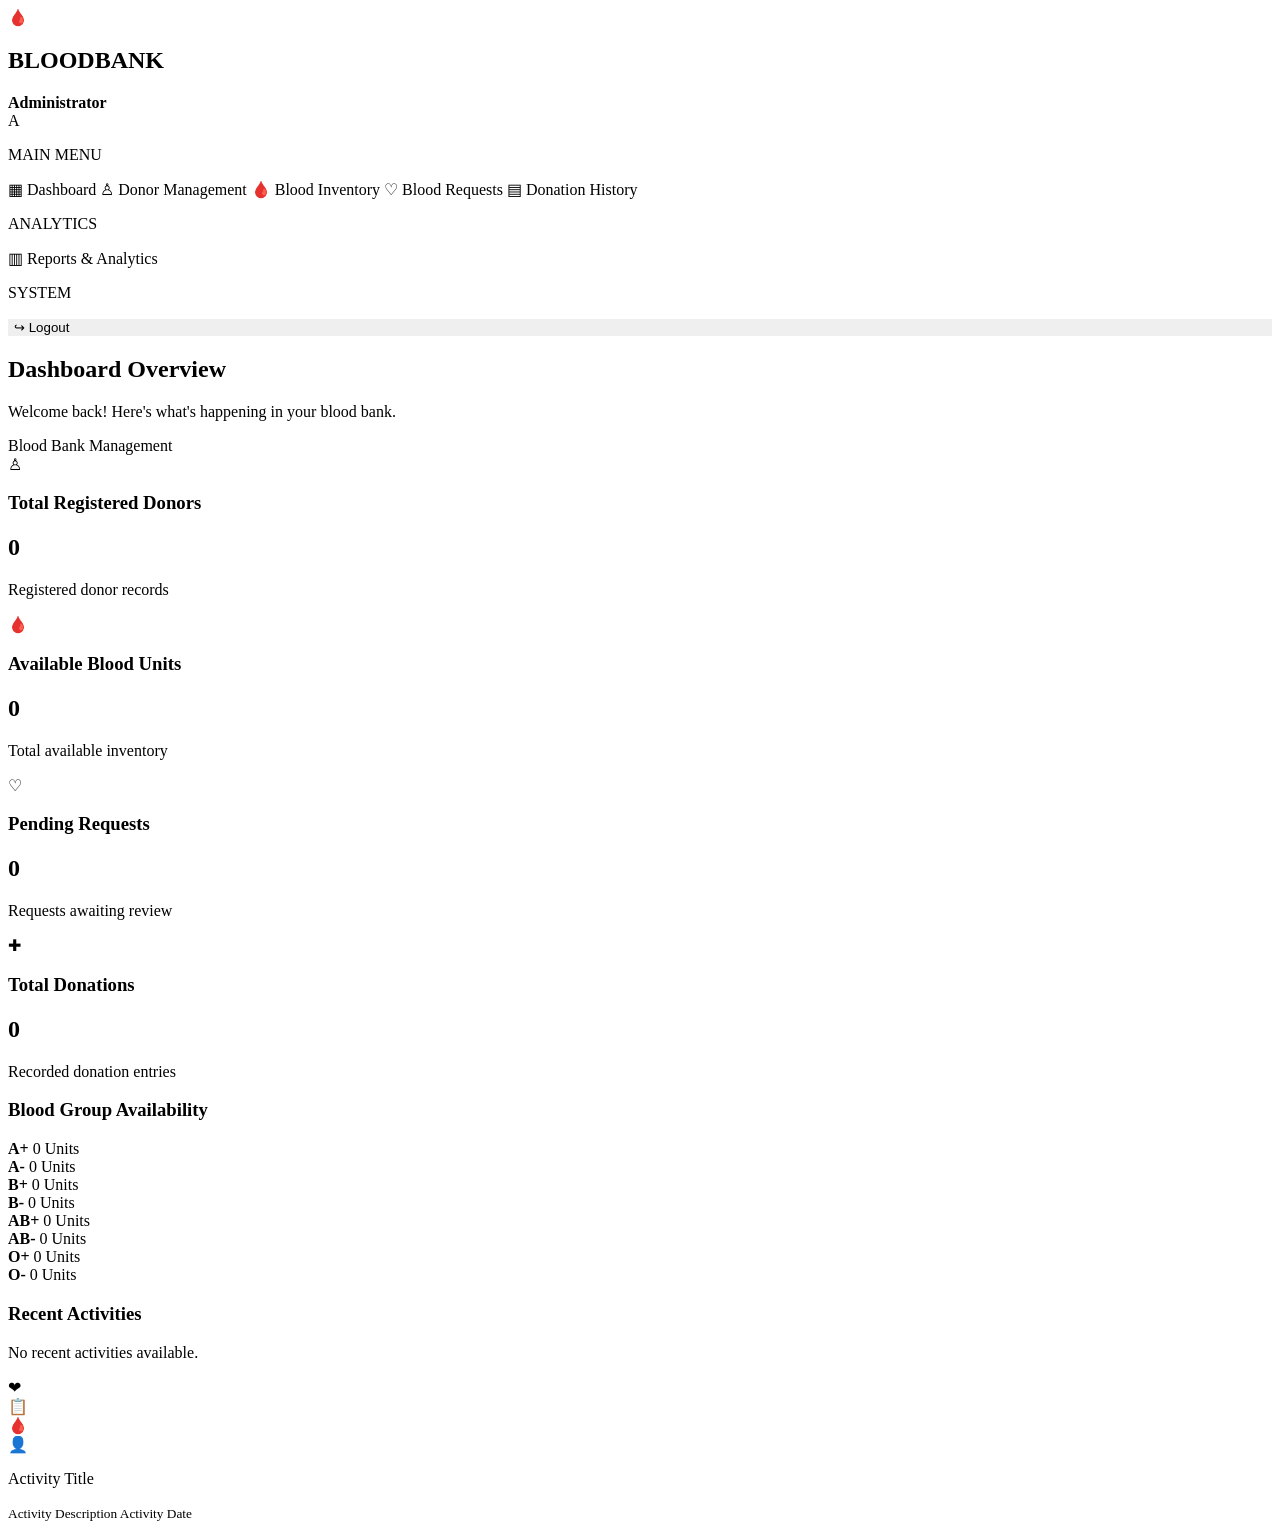
<file: src/main/resources/templates/index.html>
<!DOCTYPE html>
<html lang="en">
<head>
	<meta http-equiv="refresh" content="30">
    <meta charset="UTF-8">
    <meta name="viewport" content="width=device-width, initial-scale=1.0">
    <title>Blood Bank Management System</title>
	<link rel="stylesheet" th:href="@{/css/style.css}">
	
</head>


<body>

    <header class="header">

        <div class="logo">
            <div class="logo-icon">🩸</div>
            <h2>BLOOD<span>BANK</span></h2>
        </div>

        <div class="profile">
            <div>
                <strong>Administrator</strong>
            </div>
            <div class="avatar">A</div>
        </div>

    </header>

    <div class="layout">

        <aside class="sidebar">

            <p class="menu-title">MAIN MENU</p>

			<a th:href="@{/}" class="menu-item active">▦ Dashboard</a>
			<a th:href="@{/donors}" class="menu-item">♙ Donor Management</a>
			<a th:href="@{/inventory}" class="menu-item">🩸 Blood Inventory</a>
			<a th:href="@{/requests}" class="menu-item">♡ Blood Requests</a>
            <a th:href="@{/donations}" class="menu-item">▤ Donation History</a>

            <p class="menu-title">ANALYTICS</p>

            <a th:href="@{/reports}" class="menu-item">▥ Reports & Analytics</a>

            <p class="menu-title">SYSTEM</p>

			
			<form th:action="@{/logout}" method="post">
			    <button type="submit" class="menu-item"
			            style="width:100%; border:none; cursor:pointer; text-align:left;">
			        ↪ Logout
			    </button>
			</form>

        </aside>

        <main class="main">

            <section class="welcome">

                <div>
                    <h1>Dashboard Overview</h1>
                    <p>Welcome back! Here's what's happening in your blood bank.</p>
                </div>

                <div class="date">
                    Blood Bank Management
                </div>

            </section>

            <section class="stats">

                <div class="stat-card">

                    <div class="stat-top">
                        <div class="stat-icon">♙</div>
                    </div>

                    <h3>Total Registered Donors</h3>
                    <h2 th:text="${totalDonors}">0</h2>
                    <p>Registered donor records</p>

                </div>

                <div class="stat-card">

                    <div class="stat-top">
                        <div class="stat-icon">🩸</div>
                    </div>

                    <h3>Available Blood Units</h3>
                    <h2 th:text="${totalUnits}">0</h2>
                    <p>Total available inventory</p>

                </div>

                <div class="stat-card">

                    <div class="stat-top">
                        <div class="stat-icon">♡</div>
                    </div>

                    <h3>Pending Requests</h3>
                    <h2 th:text="${pendingRequests}">0</h2>
                    <p>Requests awaiting review</p>

                </div>

                <div class="stat-card">

                    <div class="stat-top">
                        <div class="stat-icon">✚</div>
                    </div>

                    <h3>Total Donations</h3>
                    <h2 th:text="${totalDonations}">0</h2>
                    <p>Recorded donation entries</p>

                </div>

            </section>

            <section class="content-grid">

                <div class="panel">

                    <h3>Blood Group Availability</h3>

                    <div class="blood-groups">

                        <div class="blood-item">
                            <strong>A+</strong>
							<span>
							    <span th:text="${bloodSummary['A+'] ?: 0}">0</span> Units
							</span>
                        </div>

                        <div class="blood-item">
                            <strong>A-</strong>
							<span>
							    <span th:text="${bloodSummary['A-'] ?: 0}">0</span> Units
							</span>
                        </div>

                        <div class="blood-item">
                            <strong>B+</strong>
							<span>
							    <span th:text="${bloodSummary['B+'] ?: 0}">0</span> Units
							</span>
                        </div>

                        <div class="blood-item">
                            <strong>B-</strong>
							<span>
							    <span th:text="${bloodSummary['B-'] ?: 0}">0</span> Units
							</span>
                        </div>

                        <div class="blood-item">
                            <strong>AB+</strong>
							<span>
							    <span th:text="${bloodSummary['AB+'] ?: 0}">0</span> Units
							</span>
                        </div>

                        <div class="blood-item">
                            <strong>AB-</strong>
							<span>
							    <span th:text="${bloodSummary['AB-'] ?: 0}">0</span> Units
							</span>
                        </div>


						<div class="blood-item">
						    <strong>O+</strong>
						    <span>
						        <span th:text="${bloodSummary['O+'] ?: 0}">0</span> Units
						    </span>
						</div>


                        <div class="blood-item">
                            <strong>O-</strong>
							<span>
							    <span th:text="${bloodSummary['O-'] ?: 0}">0</span> Units
							</span>
                        </div>

                    </div>

                </div>


				<div class="panel">
				    <h3>Recent Activities</h3>

				    <div th:if="${#lists.isEmpty(recentActivities)}">
				        <p>No recent activities available.</p>
				    </div>

				    <div class="activity"
				         th:each="activity : ${recentActivities}">

				        <div class="activity-icon"
				             th:if="${activity.icon == 'donation'}">&#10084;</div>

				        <div class="activity-icon"
				             th:if="${activity.icon == 'request'}">&#128203;</div>

				        <div class="activity-icon"
				             th:if="${activity.icon == 'inventory'}">&#129656;</div>

				        <div class="activity-icon"
				             th:if="${activity.icon == 'donor'}">&#128100;</div>

				        <div>
				            <p th:text="${activity.title}">Activity Title</p>

				            <small th:text="${activity.description}">
				                Activity Description
				            </small>

				            <small th:text="${activity.date}">Activity Date</small>
				        </div>

				    </div>
				</div>


                    

                </div>

            </section>

        </main>

    </div>

</body>
</html>
</file>
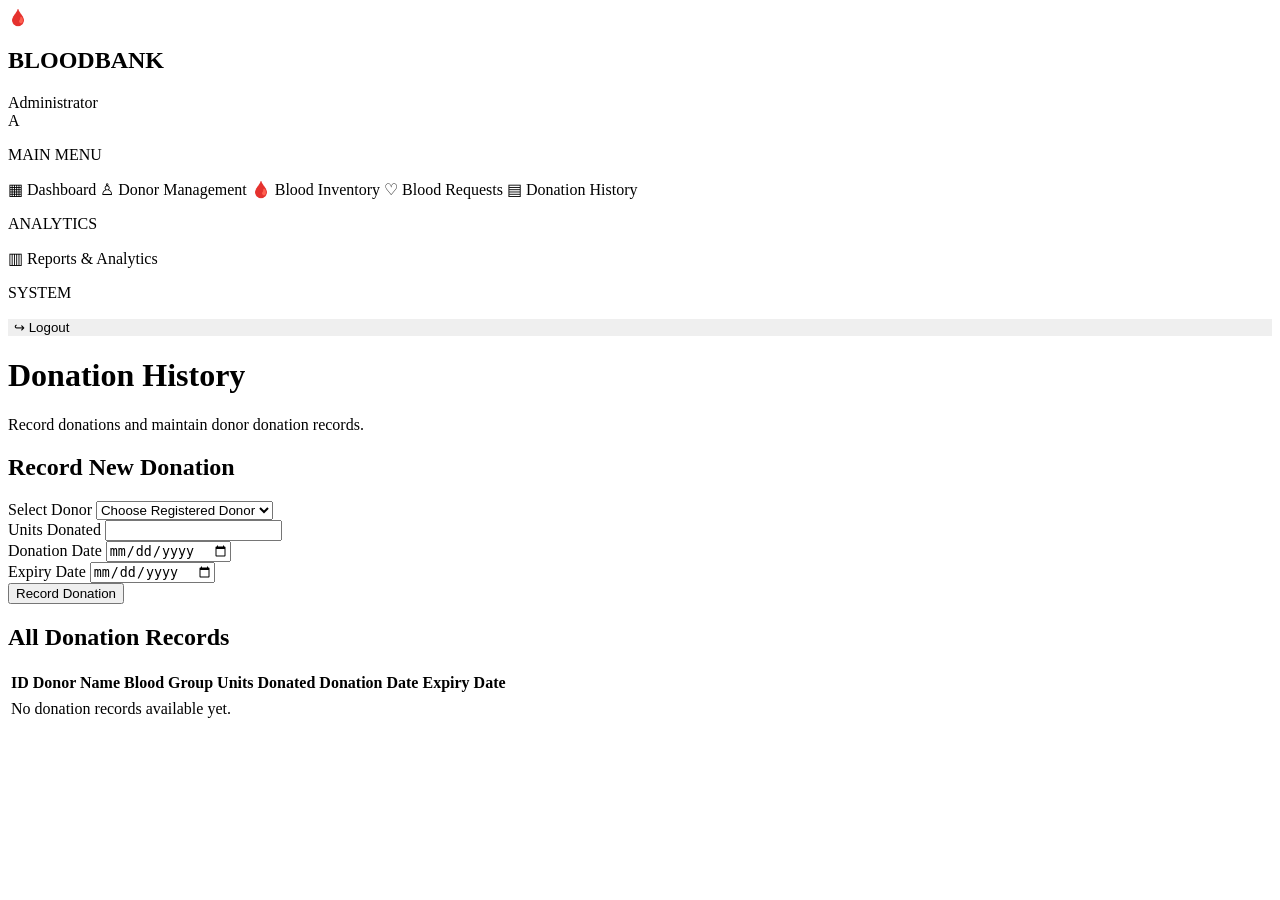
<file: src/main/resources/templates/donations.html>
<!DOCTYPE html>
<html lang="en" xmlns:th="http://www.thymeleaf.org">

<head>
    <meta charset="UTF-8">
    <meta name="viewport" content="width=device-width, initial-scale=1.0">
    <title>Donation History</title>
    <link rel="stylesheet" th:href="@{/css/style.css}">
</head>

<body>

	<header class="header">

	    <div class="logo">
	        <div class="logo-icon">🩸</div>
	        <h2>BLOOD<span>BANK</span></h2>
	    </div>

	    <div class="profile">
	        <span>Administrator</span>
	        <div class="avatar">A</div>
	    </div>

	</header>

	<div class="layout">

	    <aside class="sidebar">
		<p class="menu-title">MAIN MENU</p>

		<a th:href="@{/}" class="menu-item">▦ Dashboard</a>

		<a th:href="@{/donors}" class="menu-item">♙ Donor Management</a>

		

		<a th:href="@{/inventory}" class="menu-item">🩸 Blood Inventory</a>

		<a th:href="@{/requests}" class="menu-item">♡ Blood Requests</a>

		<a th:href="@{/donations}" class="menu-item">▤ Donation History</a>

		<p class="menu-title">ANALYTICS</p>

		<a th:href="@{/reports}" class="menu-item">▥ Reports & Analytics</a>

		<p class="menu-title">SYSTEM</p>

		

		<form th:action="@{/logout}" method="post">
		    <button type="submit" class="menu-item"
		            style="width:100%; border:none; cursor:pointer; text-align:left;">
		        ↪ Logout
		    </button>
		</form>
    </aside>

    <main class="main">

		<div class="welcome">
		    <div>
		        <h1>Donation History</h1>
		        <p>Record donations and maintain donor donation records.</p>
		    </div>
		</div>

        <div th:if="${successMessage}" class="donation-alert success"
             th:text="${successMessage}"></div>

        <div th:if="${errorMessage}" class="donation-alert error"
             th:text="${errorMessage}"></div>

        <section class="panel">

            <h2>Record New Donation</h2>

            <form th:action="@{/donations/add}" method="post"
                  class="inventory-form">

                <div>
                    <label>Select Donor</label>
                    <select name="donorId" required>
                        <option value="">Choose Registered Donor</option>
                        <option th:each="donor : ${donors}"
                                th:value="${donor.donorId}"
                                th:text="${donor.fullName + ' - ' + donor.bloodGroup}">
                        </option>
                    </select>
                </div>

                <div>
                    <label>Units Donated</label>
                    <input type="number" name="unitsDonated"
                           min="1" required>
                </div>

                <div>
                    <label>Donation Date</label>
                    <input type="date" name="donationDate"
                           th:value="${today}" required>
                </div>

                <div>
                    <label>Expiry Date</label>
                    <input type="date" name="expiryDate"
                           th:attr="min=${today}, max=${null}" required>
                </div>

                <button type="submit">Record Donation</button>

            </form>

        </section>

        <section class="panel">

            <h2>All Donation Records</h2>

            <table class="inventory-table">

                <thead>
                    <tr>
                        <th>ID</th>
                        <th>Donor Name</th>
                        <th>Blood Group</th>
                        <th>Units Donated</th>
                        <th>Donation Date</th>
                        <th>Expiry Date</th>
                    </tr>
                </thead>

                <tbody>

                    <tr th:each="donation : ${donationList}">
                        <td th:text="${donation.donationId}"></td>
                        <td th:text="${donation.donorName}"></td>
                        <td th:text="${donation.bloodGroup}"></td>
                        <td th:text="${donation.unitsDonated}"></td>
                        <td th:text="${donation.donationDate}"></td>
                        <td th:text="${donation.expiryDate}"></td>
                    </tr>

                    <tr th:if="${#lists.isEmpty(donationList)}">
                        <td colspan="6" class="empty-message">
                            No donation records available yet.
                        </td>
                    </tr>

                </tbody>

            </table>

        </section>

		</main>

		</div>

		</body>
		</html>
</file>
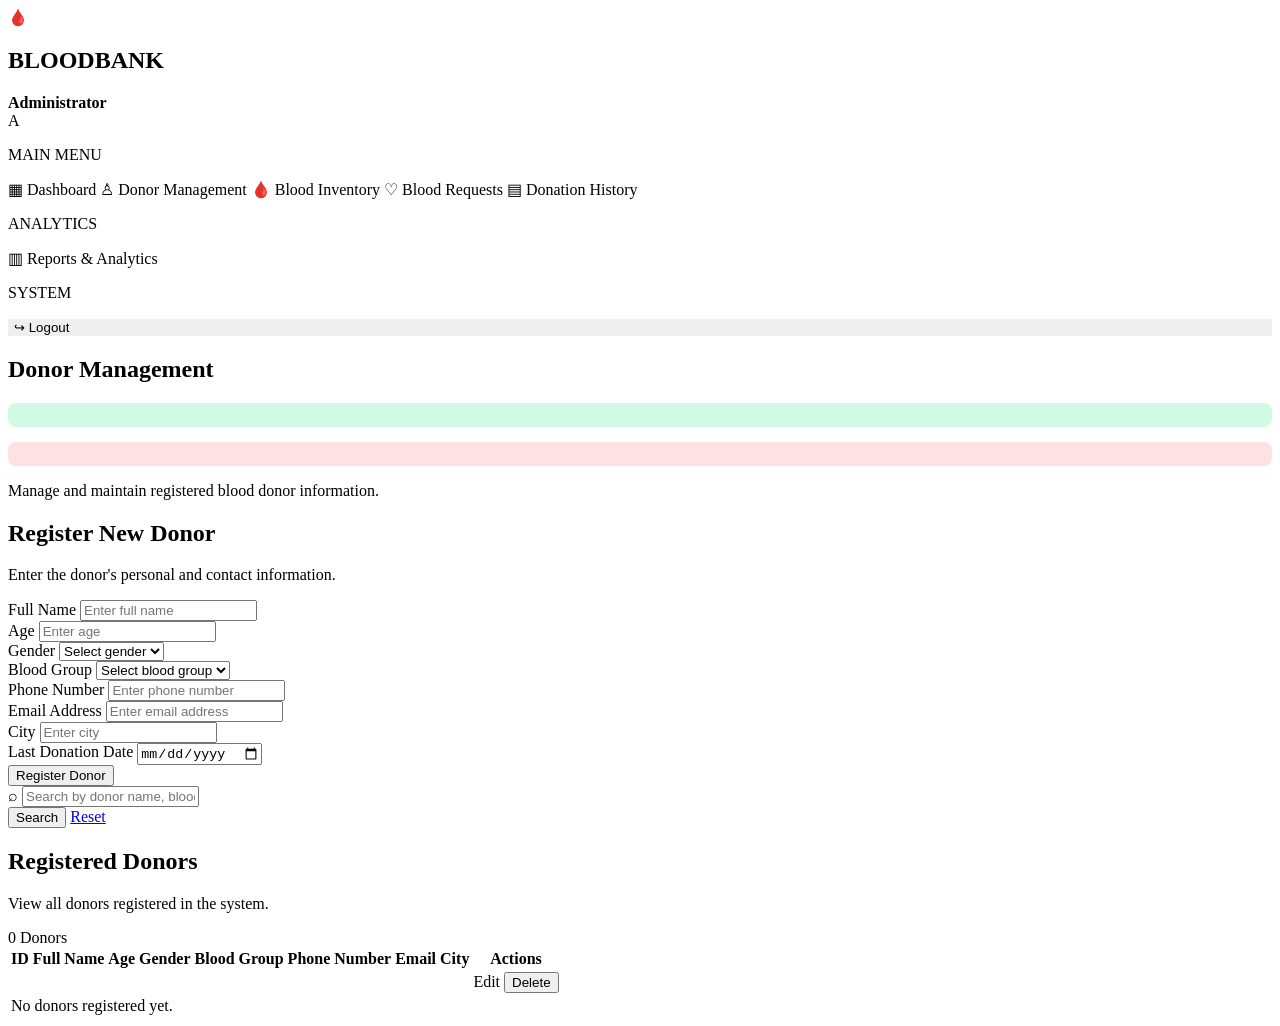
<file: src/main/resources/templates/donors.html>
<!DOCTYPE html>
<html lang="en" xmlns:th="http://www.thymeleaf.org">

<head>
    <meta charset="UTF-8">
    <meta name="viewport" content="width=device-width, initial-scale=1.0">
    <title>Donor Management</title>
    <link rel="stylesheet" th:href="@{/css/style.css}">
</head>

<body>

    <header class="header">
        <div class="logo">
            <div class="logo-icon">🩸</div>
            <h2>BLOOD<span>BANK</span></h2>
        </div>

        <div class="profile">
            <div><strong>Administrator</strong></div>
            <div class="avatar">A</div>
        </div>
    </header>

    <div class="layout">

        <aside class="sidebar">
			<p class="menu-title">MAIN MENU</p>

			<a th:href="@{/}" class="menu-item">▦ Dashboard</a>

			<a th:href="@{/donors}" class="menu-item">♙ Donor Management</a>

			

			<a th:href="@{/inventory}" class="menu-item">🩸 Blood Inventory</a>

			<a th:href="@{/requests}" class="menu-item">♡ Blood Requests</a>

			<a th:href="@{/donations}" class="menu-item">▤ Donation History</a>

			<p class="menu-title">ANALYTICS</p>

			<a th:href="@{/reports}" class="menu-item">▥ Reports & Analytics</a>

			<p class="menu-title">SYSTEM</p>

			

			<form th:action="@{/logout}" method="post">
			    <button type="submit" class="menu-item"
			            style="width:100%; border:none; cursor:pointer; text-align:left;">
			        ↪ Logout
			    </button>
			</form>
        </aside>

        <main class="main">

            <section class="welcome">
                <div>
                    <h1>Donor Management</h1>

					<div th:if="${successMessage}"
					     style="background:#d1fae5; color:#065f46; padding:12px; border-radius:8px; margin:15px 0;">
					    <span th:text="${successMessage}"></span>
					</div>

					<div th:if="${errorMessage}"
					     style="background:#fee2e2; color:#991b1b; padding:12px; border-radius:8px; margin:15px 0;">
					    <span th:text="${errorMessage}"></span>
					</div>

                    <p>Manage and maintain registered blood donor information.</p>
                </div>
            </section>


			<section class="panel donor-form-panel">
			    <h2>Register New Donor</h2>
			    <p>Enter the donor's personal and contact information.</p>

				<form class="donor-form" th:action="@{/donors/register}" method="post">

				    <div class="form-grid">

				        <div>
				            <label>Full Name</label>
				            <input type="text" name="fullName" placeholder="Enter full name" required>
				        </div>

				        <div>
				            <label>Age</label>
				            <input type="number" name="age" placeholder="Enter age" required>
				        </div>

				        <div>
				            <label>Gender</label>
				            <select name="gender" required>
				                <option value="">Select gender</option>
				                <option>Male</option>
				                <option>Female</option>
				                <option>Other</option>
				            </select>
				        </div>

				        <div>
				            <label>Blood Group</label>
				            <select name="bloodGroup" required>
				                <option value="">Select blood group</option>
				                <option>A+</option>
				                <option>A-</option>
				                <option>B+</option>
				                <option>B-</option>
				                <option>AB+</option>
				                <option>AB-</option>
				                <option>O+</option>
				                <option>O-</option>
				            </select>
				        </div>

				        <div>
				            <label>Phone Number</label>
				            <input type="tel" name="phoneNumber" placeholder="Enter phone number" required>
				        </div>

				        <div>
				            <label>Email Address</label>
				            <input type="email" name="email" placeholder="Enter email address">
				        </div>

				        <div>
				            <label>City</label>
				            <input type="text" name="city" placeholder="Enter city" required>
				        </div>

				        <div>
				            <label>Last Donation Date</label>
				            <input type="date" name="lastDonationDate">
				        </div>

				    </div>

				    <button type="submit">Register Donor</button>

				</form>
			</section>
			
			<section class="panel donor-list-panel">

			    <div class="donor-list-header">
					<div class="donor-search-container">

					    <form th:action="@{/donors}" method="get" class="donor-search-form">

					        <div class="search-input-wrapper">

					            <span class="search-icon">⌕</span>

					            <input
					                type="text"
					                name="keyword"
					                placeholder="Search by donor name, blood group or city..."
					                th:value="${keyword}">

					        </div>

					        <button type="submit" class="search-btn">
					            Search
					        </button>

					        <a href="/donors" class="reset-btn">
					            Reset
					        </a>

					    </form>

					</div>
					
			        <div>
			            <h2>Registered Donors</h2>
			            <p>View all donors registered in the system.</p>
			        </div>

			        <span class="donor-count" th:text="${#lists.size(donors)} + ' Donors'">
			            0 Donors
			        </span>
			    </div>

			    <div class="table-container">

			        <table class="donor-table">

			            <thead>
			                <tr>
			                    <th>ID</th>
			                    <th>Full Name</th>
			                    <th>Age</th>
			                    <th>Gender</th>
			                    <th>Blood Group</th>
			                    <th>Phone Number</th>
			                    <th>Email</th>
			                    <th>City</th>
								<th>Actions</th>
			                </tr>
			            </thead>

			            <tbody>

			                <tr th:each="donor : ${donors}">

			                    <td th:text="${donor.donorId}"></td>
			                    <td th:text="${donor.fullName}"></td>
			                    <td th:text="${donor.age}"></td>
			                    <td th:text="${donor.gender}"></td>
			                    <td>
			                        <span class="blood-badge"
			                              th:text="${donor.bloodGroup}">
			                        </span>
			                    </td>
			                    <td th:text="${donor.phoneNumber}"></td>
			                    <td th:text="${donor.email}"></td>
			                    <td th:text="${donor.city}"></td>
							    <td class="action-buttons">

								    <a th:href="@{/donors/edit/{id}(id=${donor.donorId})}"
								       class="edit-btn">
								        Edit
								    </a>


									<form th:action="@{/donors/delete/{id}(id=${donor.donorId})}"
									      method="post"
									      style="display:inline;">

									    <button type="submit"
									            class="delete-btn"
									            onclick="return confirm('Are you sure you want to delete this donor?')">
									        Delete
									    </button>

									</form>


								</td>

			                </tr>

			                <tr th:if="${#lists.isEmpty(donors)}">
			                    <td colspan="9" class="empty-message">
			                        No donors registered yet.
			                    </td>
			                </tr>

			            </tbody>

			        </table>

			    </div>

			</section>


        </main>

    </div>

</body>
</html>
</file>
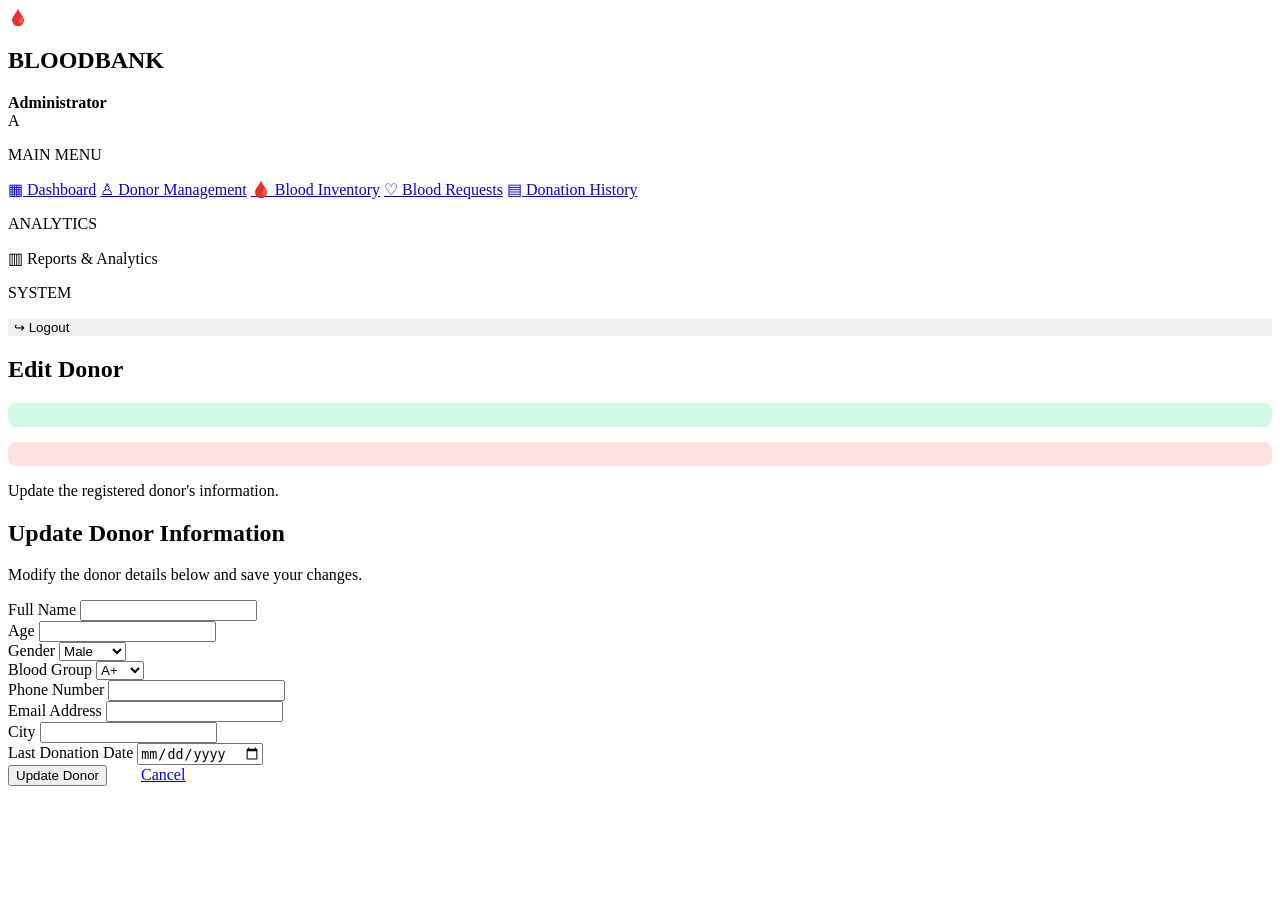
<file: src/main/resources/templates/edit-donor.html>
<!DOCTYPE html>
<html lang="en" xmlns:th="http://www.thymeleaf.org">

<head>
    <meta charset="UTF-8">
    <meta name="viewport" content="width=device-width, initial-scale=1.0">
    <title>Edit Donor</title>
    <link rel="stylesheet" th:href="@{/css/style.css}">
</head>

<body>

    <header class="header">

        <div class="logo">
            <div class="logo-icon">🩸</div>
            <h2>BLOOD<span>BANK</span></h2>
        </div>

        <div class="profile">
            <div><strong>Administrator</strong></div>
            <div class="avatar">A</div>
        </div>

    </header>

    <div class="layout">

        <aside class="sidebar">

            <p class="menu-title">MAIN MENU</p>

            <a href="/" class="menu-item">▦ Dashboard</a>
            <a href="/donors" class="menu-item active">♙ Donor Management</a>
          
			<a href="/inventory" class="menu-item">🩸 Blood Inventory</a>
			<a href="/requests" class="menu-item">♡ Blood Requests</a>
			<a href="/donations" class="menu-item">▤ Donation History</a>

            <p class="menu-title">ANALYTICS</p>

            <a th:href="@{/reports}" class="menu-item">▥ Reports & Analytics</a>

            <p class="menu-title">SYSTEM</p>

            
			<form th:action="@{/logout}" method="post">
			    <button type="submit" class="menu-item"
			            style="width:100%; border:none; cursor:pointer; text-align:left;">
			        ↪ Logout
			    </button>
			</form>

        </aside>

        <main class="main">

            <section class="welcome">

                <div>
                    <h1>Edit Donor</h1>

					<div th:if="${successMessage}"
					     style="background:#d1fae5; color:#065f46; padding:12px; border-radius:8px; margin:15px 0;">
					    <span th:text="${successMessage}"></span>
					</div>

					<div th:if="${errorMessage}"
					     style="background:#fee2e2; color:#991b1b; padding:12px; border-radius:8px; margin:15px 0;">
					    <span th:text="${errorMessage}"></span>
					</div>

                    <p>Update the registered donor's information.</p>
                </div>

            </section>

            <section class="panel donor-form-panel">

                <h2>Update Donor Information</h2>

                <p>Modify the donor details below and save your changes.</p>

                <form class="donor-form"
                      th:action="@{/donors/update/{id}(id=${donor.donorId})}"
                      method="post">

                    <div class="form-grid">

                        <div>
                            <label>Full Name</label>
                            <input type="text" name="fullName"
                                   th:value="${donor.fullName}" required>
                        </div>

                        <div>
                            <label>Age</label>
                            <input type="number" name="age"
                                   th:value="${donor.age}" required>
                        </div>

                        <div>
                            <label>Gender</label>
                            <select name="gender" required>
                                <option value="Male"
                                    th:selected="${donor.gender == 'Male'}">Male</option>
                                <option value="Female"
                                    th:selected="${donor.gender == 'Female'}">Female</option>
                                <option value="Other"
                                    th:selected="${donor.gender == 'Other'}">Other</option>
                            </select>
                        </div>

                        <div>
                            <label>Blood Group</label>
                            <select name="bloodGroup" required>
                                <option value="A+" th:selected="${donor.bloodGroup == 'A+'}">A+</option>
                                <option value="A-" th:selected="${donor.bloodGroup == 'A-'}">A-</option>
                                <option value="B+" th:selected="${donor.bloodGroup == 'B+'}">B+</option>
                                <option value="B-" th:selected="${donor.bloodGroup == 'B-'}">B-</option>
                                <option value="AB+" th:selected="${donor.bloodGroup == 'AB+'}">AB+</option>
                                <option value="AB-" th:selected="${donor.bloodGroup == 'AB-'}">AB-</option>
                                <option value="O+" th:selected="${donor.bloodGroup == 'O+'}">O+</option>
                                <option value="O-" th:selected="${donor.bloodGroup == 'O-'}">O-</option>
                            </select>
                        </div>

                        <div>
                            <label>Phone Number</label>
                            <input type="tel" name="phoneNumber"
                                   th:value="${donor.phoneNumber}" required>
                        </div>

                        <div>
                            <label>Email Address</label>
                            <input type="email" name="email"
                                   th:value="${donor.email}">
                        </div>

                        <div>
                            <label>City</label>
                            <input type="text" name="city"
                                   th:value="${donor.city}" required>
                        </div>

                        <div>
                            <label>Last Donation Date</label>
                            <input type="date" name="lastDonationDate"
                                   th:value="${donor.lastDonationDate}">
                        </div>

                    </div>

                    <button type="submit">Update Donor</button>

                    <a href="/donors" class="delete-btn"
                       style="margin-left: 10px; padding: 14px 20px;">
                        Cancel
                    </a>

                </form>

            </section>

        </main>

    </div>

</body>
</html>
</file>
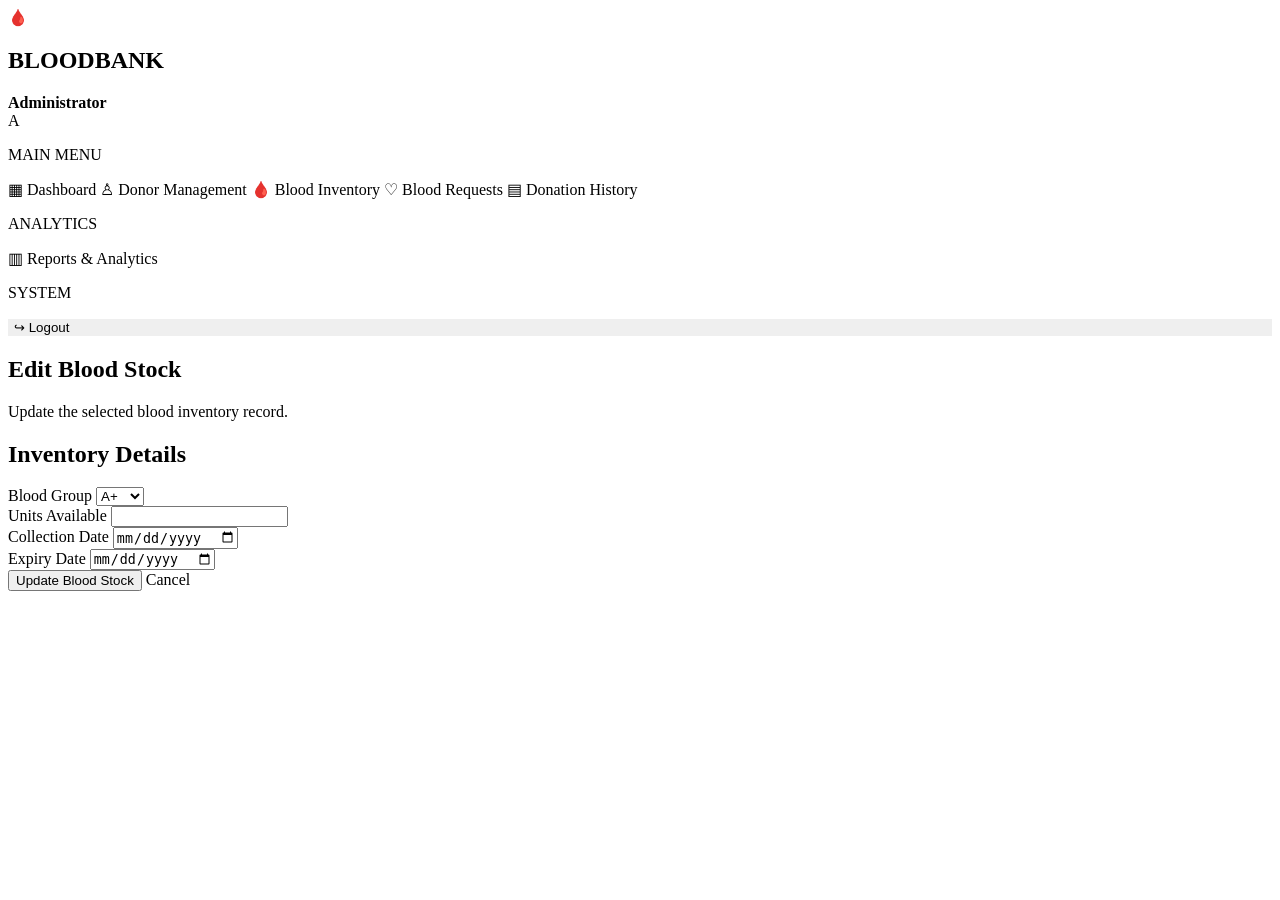
<file: src/main/resources/templates/edit-inventory.html>
<!DOCTYPE html>
<html lang="en" xmlns:th="http://www.thymeleaf.org">
<head>
    <meta charset="UTF-8">
    <meta name="viewport" content="width=device-width, initial-scale=1.0">
    <title>Edit Blood Inventory</title>
    <link rel="stylesheet" th:href="@{/css/style.css}">
</head>
<body>

<header class="header">
    <div class="logo">
        <div class="logo-icon">&#129656;</div>
        <h2>BLOOD<span>BANK</span></h2>
    </div>
    <div class="profile">
        <strong>Administrator</strong>
        <div class="avatar">A</div>
    </div>
</header>

<div class="layout">

    <aside class="sidebar">
        <p class="menu-title">MAIN MENU</p>
        <a th:href="@{/}" class="menu-item">▦ Dashboard</a>
        <a th:href="@{/donors}" class="menu-item">♙ Donor Management</a>
        <a th:href="@{/inventory}" class="menu-item active">🩸 Blood Inventory</a>
        <a th:href="@{/requests}" class="menu-item">♡ Blood Requests</a>
        <a th:href="@{/donations}" class="menu-item">▤ Donation History</a>

        <p class="menu-title">ANALYTICS</p>
        <a th:href="@{/reports}" class="menu-item">▥ Reports & Analytics</a>

        <p class="menu-title">SYSTEM</p>
        <form th:action="@{/logout}" method="post">
            <button type="submit" class="menu-item"
                    style="width:100%; border:none; cursor:pointer; text-align:left;">
                ↪ Logout
            </button>
        </form>
    </aside>

    <main class="main">

        <section class="welcome">
            <div>
                <h1>Edit Blood Stock</h1>
                <p>Update the selected blood inventory record.</p>
            </div>
        </section>

        <section class="panel inventory-form-panel">

            <h2>Inventory Details</h2>

            <form class="inventory-form"
                  th:action="@{/inventory/update/{id}(id=${inventory.inventoryId})}"
                  th:object="${inventory}"
                  method="post">

                <div class="form-grid">

                    <div>
                        <label>Blood Group</label>
                        <select th:field="*{bloodGroup}" required>
                            <option value="A+">A+</option>
                            <option value="A-">A-</option>
                            <option value="B+">B+</option>
                            <option value="B-">B-</option>
                            <option value="AB+">AB+</option>
                            <option value="AB-">AB-</option>
                            <option value="O+">O+</option>
                            <option value="O-">O-</option>
                        </select>
                    </div>

                    <div>
                        <label>Units Available</label>
                        <input type="number"
                               th:field="*{unitsAvailable}"
                               min="1" required>
                    </div>

                    <div>
                        <label>Collection Date</label>
                        <input type="date"
                               th:field="*{collectionDate}"
                               required>
                    </div>

                    <div>
                        <label>Expiry Date</label>
                        <input type="date"
                               th:field="*{expiryDate}"
                               required>
                    </div>

                </div>

                <button type="submit">Update Blood Stock</button>

                <a th:href="@{/inventory}" class="menu-item">
                    Cancel
                </a>

            </form>

        </section>

    </main>

</div>

</body>
</html>
</file>
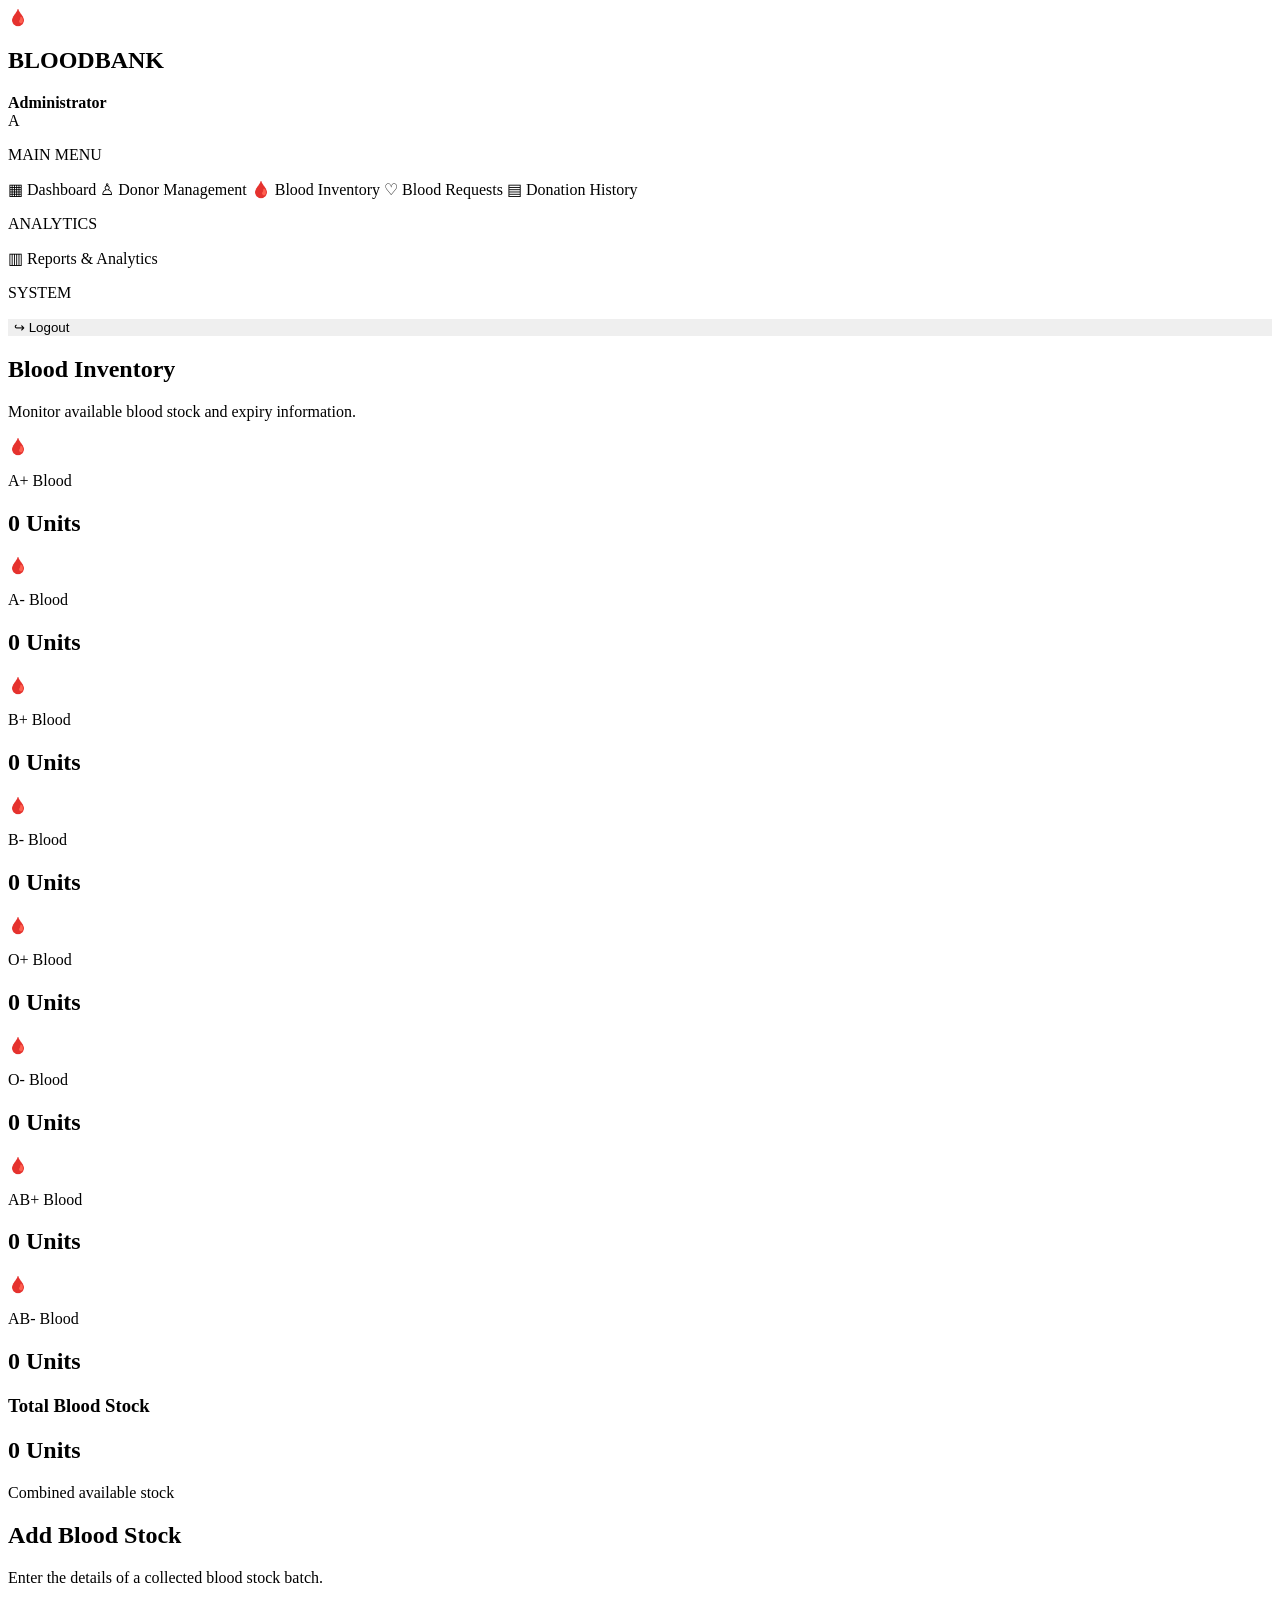
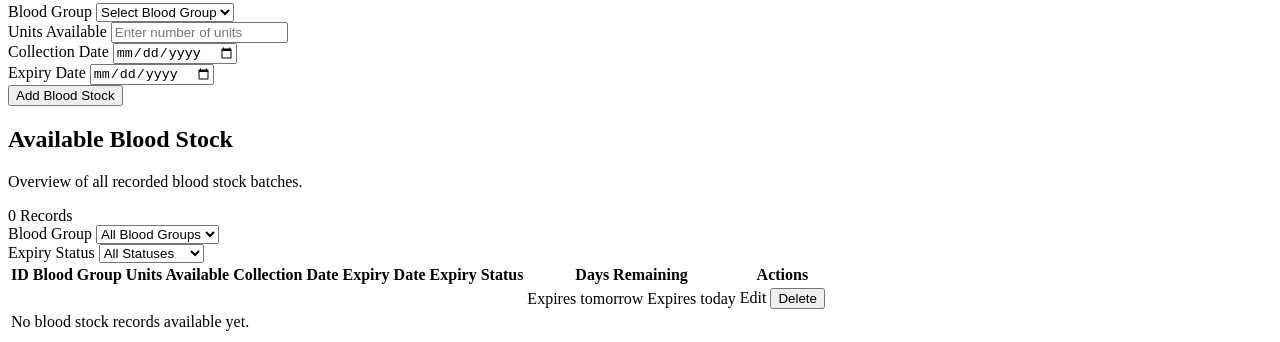
<file: src/main/resources/templates/inventory.html>
<!DOCTYPE html>
<html lang="en" xmlns:th="http://www.thymeleaf.org">

<head>
    <meta charset="UTF-8">
    <meta name="viewport" content="width=device-width, initial-scale=1.0">

    <title>Blood Inventory</title>

    <link rel="stylesheet" th:href="@{/css/style.css}">
</head>

<body>

    <header class="header">

        <div class="logo">
            <div class="logo-icon">🩸</div>
            <h2>BLOOD<span>BANK</span></h2>
        </div>

        <div class="profile">
            <div><strong>Administrator</strong></div>
            <div class="avatar">A</div>
        </div>

    </header>

    <div class="layout">

        <aside class="sidebar">

			<p class="menu-title">MAIN MENU</p>

			<a th:href="@{/}" class="menu-item">▦ Dashboard</a>

			<a th:href="@{/donors}" class="menu-item">♙ Donor Management</a>


			<a th:href="@{/inventory}" class="menu-item">🩸 Blood Inventory</a>

			<a th:href="@{/requests}" class="menu-item">♡ Blood Requests</a>

			<a th:href="@{/donations}" class="menu-item">▤ Donation History</a>

			<p class="menu-title">ANALYTICS</p>

			<a th:href="@{/reports}" class="menu-item">▥ Reports & Analytics</a>

			<p class="menu-title">SYSTEM</p>

			

			<form th:action="@{/logout}" method="post">
			    <button type="submit" class="menu-item"
			            style="width:100%; border:none; cursor:pointer; text-align:left;">
			        ↪ Logout
			    </button>
			</form>

        </aside>

        <main class="main">

            <section class="welcome">

                <div>
                    <h1>Blood Inventory</h1>
                    <p>Monitor available blood stock and expiry information.</p>
                </div>

            </section>
			
			<section class="inventory-summary">

			    <div class="inventory-summary-card">
			        <div class="summary-icon">🩸</div>
			        <div>
			            <p>A+ Blood</p>
			            <h2 th:text="${bloodSummary['A+'] ?: 0} + ' Units'">0 Units</h2>
			        </div>
			    </div>

			    <div class="inventory-summary-card">
			        <div class="summary-icon">🩸</div>
			        <div>
			            <p>A- Blood</p>
			            <h2 th:text="${bloodSummary['A-'] ?: 0} + ' Units'">0 Units</h2>
			        </div>
			    </div>

			    <div class="inventory-summary-card">
			        <div class="summary-icon">🩸</div>
			        <div>
			            <p>B+ Blood</p>
			            <h2 th:text="${bloodSummary['B+'] ?: 0} + ' Units'">0 Units</h2>
			        </div>
			    </div>

			    <div class="inventory-summary-card">
			        <div class="summary-icon">🩸</div>
			        <div>
			            <p>B- Blood</p>
			            <h2 th:text="${bloodSummary['B-'] ?: 0} + ' Units'">0 Units</h2>
			        </div>
			    </div>

			    <div class="inventory-summary-card">
			        <div class="summary-icon">🩸</div>
			        <div>
			            <p>O+ Blood</p>
			            <h2 th:text="${bloodSummary['O+'] ?: 0} + ' Units'">0 Units</h2>
			        </div>
			    </div>

			    <div class="inventory-summary-card">
			        <div class="summary-icon">🩸</div>
			        <div>
			            <p>O- Blood</p>
			            <h2 th:text="${bloodSummary['O-'] ?: 0} + ' Units'">0 Units</h2>
			        </div>
			    </div>

			    <div class="inventory-summary-card">
			        <div class="summary-icon">🩸</div>
			        <div>
			            <p>AB+ Blood</p>
			            <h2 th:text="${bloodSummary['AB+'] ?: 0} + ' Units'">0 Units</h2>
			        </div>
			    </div>

			    <div class="inventory-summary-card">
			        <div class="summary-icon">🩸</div>
			        <div>
			            <p>AB- Blood</p>
			            <h2 th:text="${bloodSummary['AB-'] ?: 0} + ' Units'">0 Units</h2>
			        </div>
			    </div>
				
				<div class="inventory-summary-card">
				    <h3>Total Blood Stock</h3>
				    <h2 th:text="${totalUnits} + ' Units'">0 Units</h2>
				    <p>Combined available stock</p>
				</div>

			</section>

            <section class="panel inventory-form-panel">

                <h2>Add Blood Stock</h2>

                <p>Enter the details of a collected blood stock batch.</p>

                <form class="inventory-form"
                      th:action="@{/inventory/add}"
                      method="post">

                    <div class="form-grid">

                        <div>
                            <label>Blood Group</label>

                            <select name="bloodGroup" required>
                                <option value="">Select Blood Group</option>
                                <option value="A+">A+</option>
                                <option value="A-">A-</option>
                                <option value="B+">B+</option>
                                <option value="B-">B-</option>
                                <option value="AB+">AB+</option>
                                <option value="AB-">AB-</option>
                                <option value="O+">O+</option>
                                <option value="O-">O-</option>
                            </select>
                        </div>

                        <div>
                            <label>Units Available</label>

                            <input type="number"
                                   name="unitsAvailable"
                                   min="1"
                                   placeholder="Enter number of units"
                                   required>
                        </div>

                        <div>
                            <label>Collection Date</label>

                            <input type="date"
                                   name="collectionDate"
                                   required>
                        </div>

                        <div>
                            <label>Expiry Date</label>

                            <input type="date"
                                   name="expiryDate"
                                   required>
                        </div>

                    </div>

                    <button type="submit">Add Blood Stock</button>

                </form>

            </section>

            <section class="panel inventory-list-panel">

                <div class="inventory-list-header">

                    <div>
                        <h2>Available Blood Stock</h2>
                        <p>Overview of all recorded blood stock batches.</p>
                    </div>

                    <span class="inventory-count"
                          th:text="${#lists.size(inventoryList)} + ' Records'">
                        0 Records
                    </span>

                </div>
				
				<div class="inventory-filters">

				    <div>
				        <label for="bloodGroupFilter">Blood Group</label>
				        <select id="bloodGroupFilter">
				            <option value="">All Blood Groups</option>
				            <option value="A+">A+</option>
				            <option value="A-">A-</option>
				            <option value="B+">B+</option>
				            <option value="B-">B-</option>
				            <option value="O+">O+</option>
				            <option value="O-">O-</option>
				            <option value="AB+">AB+</option>
				            <option value="AB-">AB-</option>
				        </select>
				    </div>

				    <div>
				        <label for="expiryFilter">Expiry Status</label>
				        <select id="expiryFilter">
				            <option value="">All Statuses</option>
				            <option value="valid">Valid</option>
				            <option value="expiring-soon">Expiring Soon</option>
				            <option value="expired">Expired</option>
				        </select>
				    </div>

				</div>

                <div class="table-container">


					<table class="inventory-table">

					    <thead>
					        <tr>
					            <th>ID</th>
					            <th>Blood Group</th>
					            <th>Units Available</th>
					            <th>Collection Date</th>
					            <th>Expiry Date</th>
					            <th>Expiry Status</th>
					            <th>Days Remaining</th>
								<th>Actions</th>
					        </tr>
					    </thead>


						<tbody>

						    <tr th:each="item : ${inventoryList}">

						        <td th:text="${item.inventoryId}"></td>

						        <td>
						            <span class="blood-badge"
						                  th:text="${item.bloodGroup}">
						            </span>
						        </td>

						        <td th:text="${item.unitsAvailable}"></td>

						        <td th:text="${item.collectionDate}"></td>

						        <td th:text="${item.expiryDate}"></td>

						        <td>
						            <span class="expiry-badge"
						                  th:classappend="${item.expiryDate.isBefore(today)} ? ' expired' :
						                  (${item.expiryDate.isBefore(today.plusDays(8))} ? ' expiring-soon' : ' valid')"
						                  th:text="${item.expiryDate.isBefore(today)} ? 'Expired' :
						                  (${item.expiryDate.isBefore(today.plusDays(8))} ? 'Expiring Soon' : 'Valid')">
						            </span>
						        </td>

						        <td>
						            <span th:if="${item.daysUntilExpiry > 1}"
						                  th:text="|Expires in ${item.daysUntilExpiry} days|">
						            </span>

						            <span th:if="${item.daysUntilExpiry == 1}">
						                Expires tomorrow
						            </span>

						            <span th:if="${item.daysUntilExpiry == 0}">
						                Expires today
						            </span>

						            <span th:if="${item.daysUntilExpiry < 0}"
						                  th:text="|Expired ${-item.daysUntilExpiry} days ago|">
						            </span>
						        </td>

						        <td>
						            <a th:href="@{/inventory/edit/{id}(id=${item.inventoryId})}"
						               class="edit-btn">
						                Edit
						            </a>

						            <form th:action="@{/inventory/delete/{id}(id=${item.inventoryId})}"
						                  method="post"
						                  style="display:inline;"
						                  onsubmit="return confirm('Are you sure you want to delete this inventory record?');">

						                <button type="submit" class="delete-btn">
						                    Delete
						                </button>

						            </form>
						        </td>

						    </tr>

						    <tr th:if="${#lists.isEmpty(inventoryList)}">
						        <td colspan="8" class="empty-message">
						            No blood stock records available yet.
						        </td>
						    </tr>

						</tbody>


					</table>

                </div>

            </section>

        </main>

    </div>
	
	<script th:src="@{/js/inventory.js}"></script>

</body>
</html>
</file>
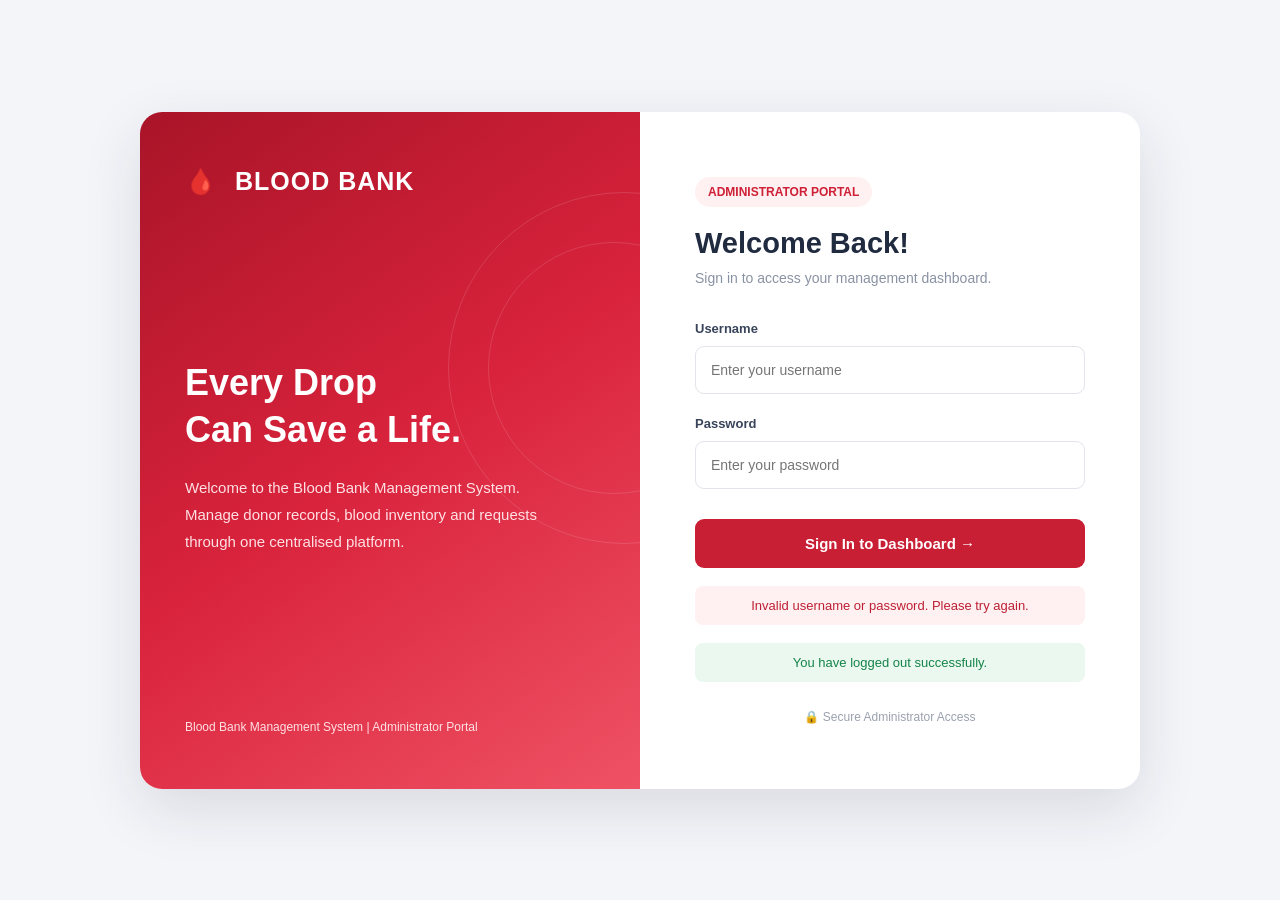
<file: src/main/resources/templates/login.html>
<!DOCTYPE html>
<html lang="en" xmlns:th="http://www.thymeleaf.org">
<head>
    <meta charset="UTF-8">
    <meta name="viewport" content="width=device-width, initial-scale=1.0">
    <title>Administrator Login | Blood Bank</title>

    <style>
        * {
            margin: 0;
            padding: 0;
            box-sizing: border-box;
            font-family: 'Segoe UI', Arial, sans-serif;
        }

        body {
            min-height: 100vh;
            background: #f4f5f9;
            display: flex;
            align-items: center;
            justify-content: center;
            padding: 30px;
        }

        .login-container {
            width: 100%;
            max-width: 1000px;
            min-height: 590px;
            display: grid;
            grid-template-columns: 1fr 1fr;
            background: white;
            border-radius: 22px;
            overflow: hidden;
            box-shadow: 0 20px 60px rgba(25, 30, 50, 0.12);
        }

        .brand-panel {
            background: linear-gradient(145deg, #a91428, #d9233c, #ef5264);
            color: white;
            padding: 55px 45px;
            display: flex;
            flex-direction: column;
            justify-content: space-between;
            position: relative;
            overflow: hidden;
        }

        .brand-panel::before,
        .brand-panel::after {
            content: "";
            position: absolute;
            border: 1px solid rgba(255,255,255,0.13);
            border-radius: 50%;
        }

        .brand-panel::before {
            width: 350px;
            height: 350px;
            right: -160px;
            top: 80px;
        }

        .brand-panel::after {
            width: 250px;
            height: 250px;
            right: -100px;
            top: 130px;
        }

        .brand-logo {
            font-size: 25px;
            font-weight: 800;
            letter-spacing: 1px;
            position: relative;
            z-index: 1;
        }

        .brand-logo span {
            margin-right: 10px;
        }

        .brand-content {
            position: relative;
            z-index: 1;
        }

        .brand-content h1 {
            font-size: 36px;
            line-height: 1.3;
            margin-bottom: 20px;
        }

        .brand-content p {
            color: #ffe1e5;
            font-size: 15px;
            line-height: 1.8;
            max-width: 370px;
        }

        .brand-footer {
            color: #ffe1e5;
            font-size: 12px;
            position: relative;
            z-index: 1;
        }

        .form-panel {
            padding: 65px 55px;
            display: flex;
            flex-direction: column;
            justify-content: center;
        }

        .form-heading {
            margin-bottom: 35px;
        }

        .form-heading .tag {
            color: #ce2036;
            background: #fff0f2;
            display: inline-block;
            padding: 8px 13px;
            border-radius: 20px;
            font-size: 12px;
            font-weight: 700;
            margin-bottom: 20px;
        }

        .form-heading h2 {
            color: #202b40;
            font-size: 29px;
            margin-bottom: 10px;
        }

        .form-heading p {
            color: #8992a3;
            font-size: 14px;
        }

        .form-group {
            margin-bottom: 22px;
        }

        .form-group label {
            display: block;
            color: #39445a;
            font-size: 13px;
            font-weight: 700;
            margin-bottom: 10px;
        }

        .form-group input {
            width: 100%;
            padding: 15px;
            border: 1px solid #e1e4eb;
            border-radius: 9px;
            font-size: 14px;
            outline: none;
            transition: 0.2s;
        }

        .form-group input:focus {
            border-color: #cf263b;
            box-shadow: 0 0 0 3px rgba(207,38,59,0.09);
        }

        .login-button {
            width: 100%;
            padding: 16px;
            border: none;
            border-radius: 9px;
            background: #c91f35;
            color: white;
            font-size: 15px;
            font-weight: 700;
            cursor: pointer;
            margin-top: 8px;
            transition: 0.2s;
        }

        .login-button:hover {
            background: #a91428;
            transform: translateY(-1px);
            box-shadow: 0 7px 18px rgba(201,31,53,0.2);
        }

        .message {
            margin-top: 18px;
            padding: 12px;
            border-radius: 8px;
            text-align: center;
            font-size: 13px;
        }

        .error {
            color: #bd2034;
            background: #fff0f1;
        }

        .success {
            color: #16834a;
            background: #eaf8ef;
        }

        .secure-note {
            text-align: center;
            margin-top: 28px;
            color: #9aa1ae;
            font-size: 12px;
        }

        @media(max-width: 750px) {
            body {
                padding: 15px;
            }

            .login-container {
                grid-template-columns: 1fr;
            }

            .brand-panel {
                padding: 30px;
                min-height: 230px;
            }

            .brand-content h1 {
                font-size: 27px;
                margin-top: 35px;
            }

            .brand-footer {
                margin-top: 25px;
            }

            .form-panel {
                padding: 40px 30px;
            }
        }
    </style>
</head>

<body>

<div class="login-container">

    <div class="brand-panel">

        <div class="brand-logo">
            <span>🩸</span> BLOOD BANK
        </div>

        <div class="brand-content">
            <h1>Every Drop<br>Can Save a Life.</h1>
            <p>
                Welcome to the Blood Bank Management System.
                Manage donor records, blood inventory and requests
                through one centralised platform.
            </p>
        </div>

        <div class="brand-footer">
            Blood Bank Management System | Administrator Portal
        </div>

    </div>

    <div class="form-panel">

        <div class="form-heading">
            <span class="tag">ADMINISTRATOR PORTAL</span>
            <h2>Welcome Back!</h2>
            <p>Sign in to access your management dashboard.</p>
        </div>

        <form th:action="@{/login}" method="post">

            <div class="form-group">
                <label>Username</label>
                <input type="text"
                       name="username"
                       placeholder="Enter your username"
                       autocomplete="username"
                       required>
            </div>

            <div class="form-group">
                <label>Password</label>
                <input type="password"
                       name="password"
                       placeholder="Enter your password"
                       autocomplete="current-password"
                       required>
            </div>

            <button type="submit" class="login-button">
                Sign In to Dashboard →
            </button>

        </form>

        <p class="message error" th:if="${param.error}">
            Invalid username or password. Please try again.
        </p>

        <p class="message success" th:if="${param.logout}">
            You have logged out successfully.
        </p>

        <div class="secure-note">
            🔒 Secure Administrator Access
        </div>

    </div>

</div>

</body>
</html>
</file>
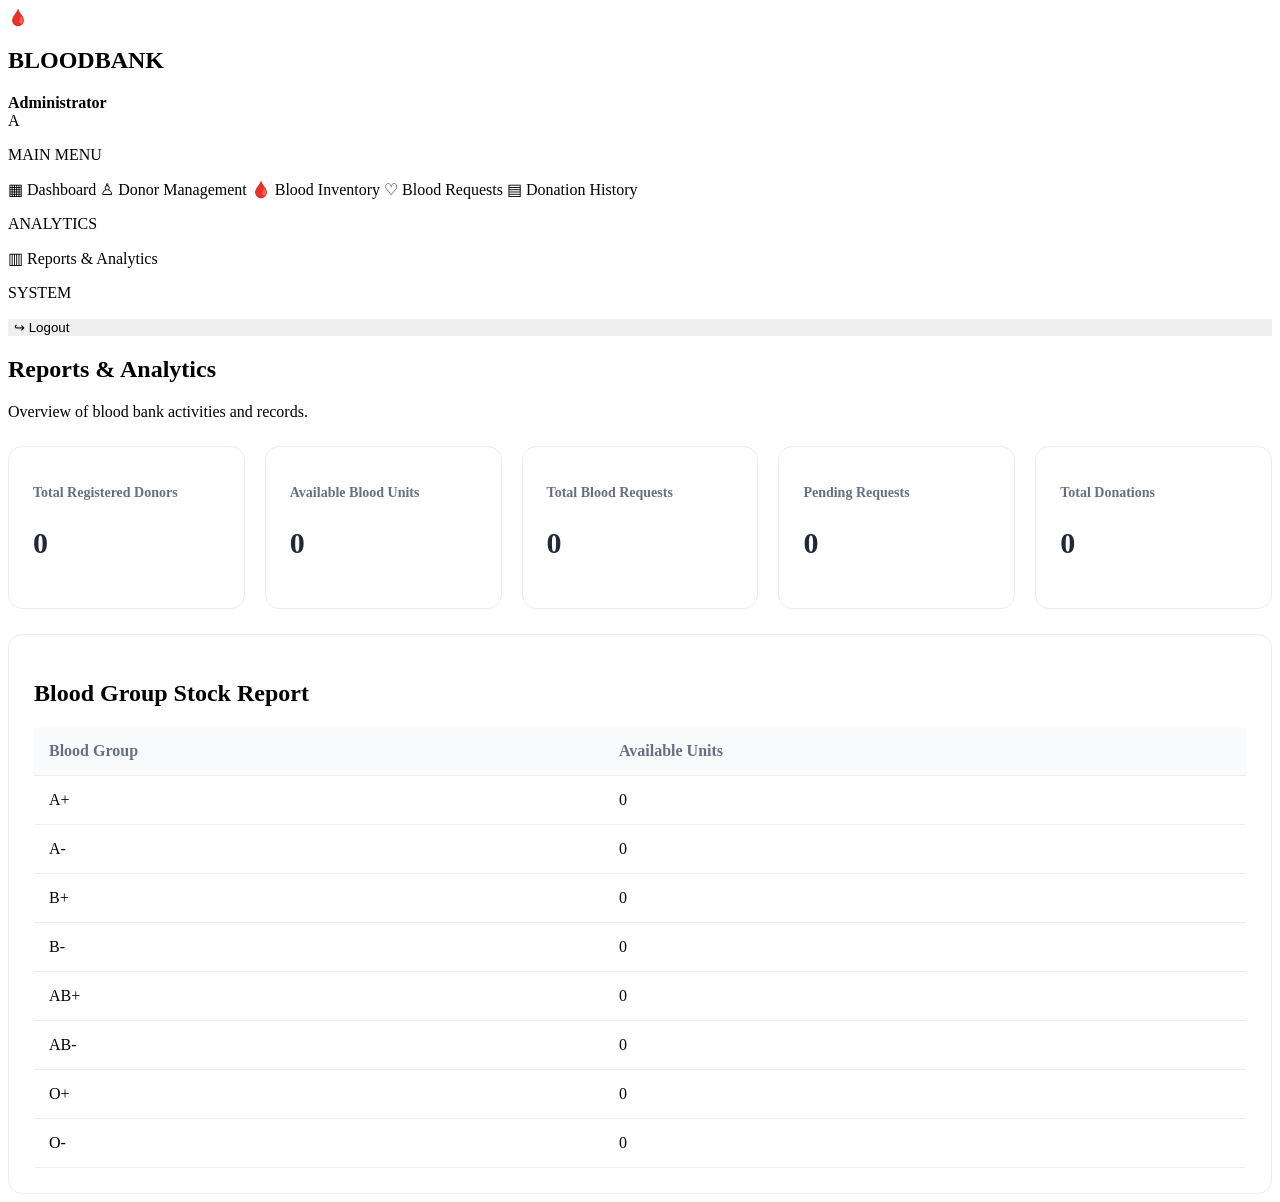
<file: src/main/resources/templates/reports.html>
<!DOCTYPE html>
<html lang="en" xmlns:th="http://www.thymeleaf.org">

<head>
    <meta charset="UTF-8">
    <meta name="viewport" content="width=device-width, initial-scale=1.0">
    <title>Reports & Analytics | Blood Bank</title>
    <link rel="stylesheet" th:href="@{/css/style.css}">
    <style>
        .report-grid {
            display: grid;
            grid-template-columns: repeat(auto-fit, minmax(210px, 1fr));
            gap: 20px;
            margin: 25px 0;
        }

        .report-card {
            background: white;
            padding: 24px;
            border-radius: 14px;
            border: 1px solid #eaecf0;
        }

        .report-card h3 {
            color: #667085;
            font-size: 14px;
            margin-bottom: 14px;
        }

        .report-card h2 {
            font-size: 30px;
            color: #202938;
        }

        .report-panel {
            background: white;
            padding: 25px;
            border-radius: 14px;
            border: 1px solid #eaecf0;
            margin-top: 25px;
        }

        .report-table {
            width: 100%;
            border-collapse: collapse;
            margin-top: 15px;
        }

        .report-table th,
        .report-table td {
            padding: 15px;
            text-align: left;
            border-bottom: 1px solid #eee;
        }

        .report-table th {
            color: #667085;
            background: #f9fafb;
        }

        @media(max-width: 600px) {
            .report-panel {
                overflow-x: auto;
            }
        }
    </style>
</head>

<body>

<header class="header">
    <div class="logo">
        <div class="logo-icon">🩸</div>
        <h2>BLOOD<span>BANK</span></h2>
    </div>

    <div class="profile">
        <strong>Administrator</strong>
        <div class="avatar">A</div>
    </div>
</header>

<div class="layout">

    <aside class="sidebar">

        <p class="menu-title">MAIN MENU</p>

        <a th:href="@{/}" class="menu-item">▦ Dashboard</a>
        <a th:href="@{/donors}" class="menu-item">♙ Donor Management</a>
        
        <a th:href="@{/inventory}" class="menu-item">🩸 Blood Inventory</a>
        <a th:href="@{/requests}" class="menu-item">♡ Blood Requests</a>
        <a th:href="@{/donations}" class="menu-item">▤ Donation History</a>

        <p class="menu-title">ANALYTICS</p>
        <a th:href="@{/reports}" class="menu-item active">▥ Reports & Analytics</a>

        <p class="menu-title">SYSTEM</p>
        
		<form th:action="@{/logout}" method="post">
		    <button type="submit" class="menu-item"
		            style="width:100%; border:none; cursor:pointer; text-align:left;">
		        ↪ Logout
		    </button>
		</form>

    </aside>

    <main class="main">

        <section class="welcome">
            <div>
                <h1>Reports & Analytics</h1>
                <p>Overview of blood bank activities and records.</p>
            </div>
        </section>

        <section class="report-grid">

            <div class="report-card">
                <h3>Total Registered Donors</h3>
                <h2 th:text="${totalDonors}">0</h2>
            </div>

            <div class="report-card">
                <h3>Available Blood Units</h3>
                <h2 th:text="${totalUnits}">0</h2>
            </div>

            <div class="report-card">
                <h3>Total Blood Requests</h3>
                <h2 th:text="${totalRequests}">0</h2>
            </div>

            <div class="report-card">
                <h3>Pending Requests</h3>
                <h2 th:text="${pendingRequests}">0</h2>
            </div>

            <div class="report-card">
                <h3>Total Donations</h3>
                <h2 th:text="${totalDonations}">0</h2>
            </div>

        </section>

        <section class="report-panel">

            <h2>Blood Group Stock Report</h2>

            <table class="report-table">

                <thead>
                    <tr>
                        <th>Blood Group</th>
                        <th>Available Units</th>
                    </tr>
                </thead>

                <tbody>

                    <tr>
                        <td>A+</td>
                        <td th:text="${bloodSummary['A+'] ?: 0}">0</td>
                    </tr>

                    <tr>
                        <td>A-</td>
                        <td th:text="${bloodSummary['A-'] ?: 0}">0</td>
                    </tr>

                    <tr>
                        <td>B+</td>
                        <td th:text="${bloodSummary['B+'] ?: 0}">0</td>
                    </tr>

                    <tr>
                        <td>B-</td>
                        <td th:text="${bloodSummary['B-'] ?: 0}">0</td>
                    </tr>

                    <tr>
                        <td>AB+</td>
                        <td th:text="${bloodSummary['AB+'] ?: 0}">0</td>
                    </tr>

                    <tr>
                        <td>AB-</td>
                        <td th:text="${bloodSummary['AB-'] ?: 0}">0</td>
                    </tr>

                    <tr>
                        <td>O+</td>
                        <td th:text="${bloodSummary['O+'] ?: 0}">0</td>
                    </tr>

                    <tr>
                        <td>O-</td>
                        <td th:text="${bloodSummary['O-'] ?: 0}">0</td>
                    </tr>

                </tbody>

            </table>

        </section>

    </main>

</div>

</body>
</html>
</file>
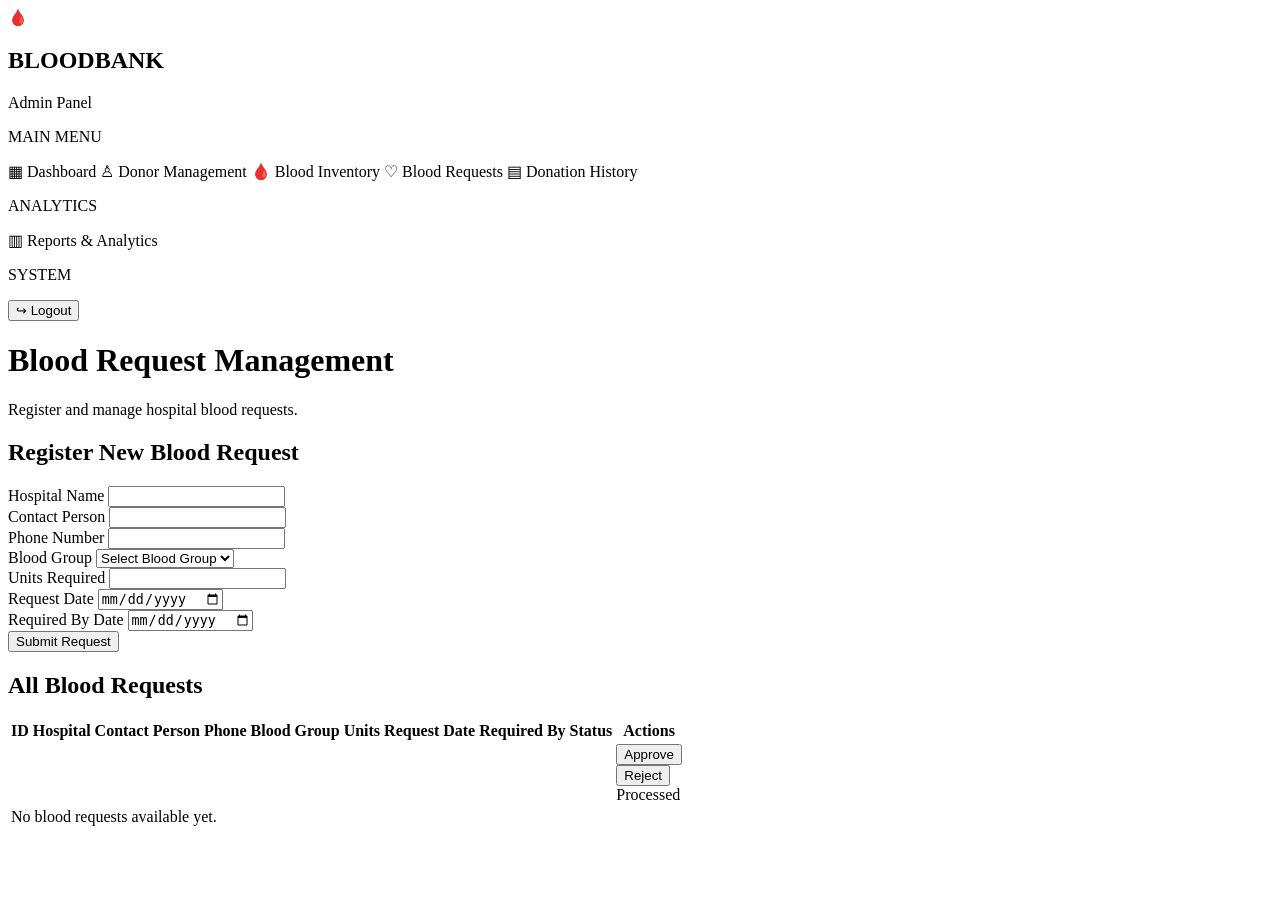
<file: src/main/resources/templates/requests.html>
<!DOCTYPE html>
<html lang="en" xmlns:th="http://www.thymeleaf.org">

<head>
    <meta charset="UTF-8">
    <meta name="viewport" content="width=device-width, initial-scale=1.0">
    <title>Blood Request Management</title>
    <link rel="stylesheet" th:href="@{/css/style.css}">
</head>

<body>

    <header class="header">
		<div class="logo">
		    <div class="logo-icon">🩸</div>
		    <h2>BLOOD<span>BANK</span></h2>
		</div>
        <div class="header-right">Admin Panel</div>
		</header>

		<div class="layout">

		    <aside class="sidebar">
        <p class="menu-title">MAIN MENU</p>
        <a th:href="@{/}" class="menu-item">▦ Dashboard</a>
        <a th:href="@{/donors}" class="menu-item">♙ Donor Management</a>
        <a th:href="@{/inventory}" class="menu-item">🩸 Blood Inventory</a>
        <a th:href="@{/requests}" class="menu-item">♡ Blood Requests</a>
        <a th:href="@{/donations}" class="menu-item">▤ Donation History</a>

        <p class="menu-title">ANALYTICS</p>
        <a th:href="@{/reports}" class="menu-item">▥ Reports & Analytics</a>

        <p class="menu-title">SYSTEM</p>
        <form th:action="@{/logout}" method="post">
            <button type="submit" class="menu-item">↪ Logout</button>
        </form>
    </aside>

    <main class="main">

		<div class="welcome">
		    <div>
		        <h1>Blood Request Management</h1>
		        <p>Register and manage hospital blood requests.</p>
		    </div>
		</div>

        <div th:if="${successMessage}" class="success-message"
             th:text="${successMessage}"></div>

        <div th:if="${errorMessage}" class="error-message"
             th:text="${errorMessage}"></div>

        <section class="panel">

            <h2>Register New Blood Request</h2>

            <form th:action="@{/requests/add}"
                  method="post"
                  class="inventory-form">

                <div>
                    <label>Hospital Name</label>
                    <input type="text" name="hospitalName" required>
                </div>

                <div>
                    <label>Contact Person</label>
                    <input type="text" name="contactPerson" required>
                </div>

                <div>
                    <label>Phone Number</label>
                    <input type="tel" name="phoneNumber"
                           pattern="[0-9]{10}" maxlength="10" required>
                </div>

                <div>
                    <label>Blood Group</label>
                    <select name="bloodGroup" required>
                        <option value="">Select Blood Group</option>
                        <option value="A+">A+</option>
                        <option value="A-">A-</option>
                        <option value="B+">B+</option>
                        <option value="B-">B-</option>
                        <option value="O+">O+</option>
                        <option value="O-">O-</option>
                        <option value="AB+">AB+</option>
                        <option value="AB-">AB-</option>
                    </select>
                </div>

                <div>
                    <label>Units Required</label>
                    <input type="number" name="unitsRequired"
                           min="1" required>
                </div>

                <div>
                    <label>Request Date</label>
                    <input type="date" name="requestDate" required>
                </div>

                <div>
                    <label>Required By Date</label>
                    <input type="date" name="requiredByDate" required>
                </div>

                <button type="submit">Submit Request</button>

            </form>

        </section>

        <section class="panel">

            <h2>All Blood Requests</h2>

            <table class="inventory-table">

                <thead>
                    <tr>
                        <th>ID</th>
                        <th>Hospital</th>
                        <th>Contact Person</th>
                        <th>Phone</th>
                        <th>Blood Group</th>
                        <th>Units</th>
                        <th>Request Date</th>
                        <th>Required By</th>
                        <th>Status</th>
                        <th>Actions</th>
                    </tr>
                </thead>

                <tbody>

                    <tr th:each="request : ${requestList}">

                        <td th:text="${request.requestId}"></td>
                        <td th:text="${request.hospitalName}"></td>
                        <td th:text="${request.contactPerson}"></td>
                        <td th:text="${request.phoneNumber}"></td>
                        <td th:text="${request.bloodGroup}"></td>
                        <td th:text="${request.unitsRequired}"></td>
                        <td th:text="${request.requestDate}"></td>
                        <td th:text="${request.requiredByDate}"></td>

                        <td>
                            <span th:text="${request.status}"
                                  th:class="${request.status == 'Approved' ? 'status-approved' : (request.status == 'Rejected' ? 'status-rejected' : 'status-pending')}">
                            </span>
                        </td>

                        <td>
                            <div class="request-actions"
                                 th:if="${request.status == 'Pending'}">

                                <form th:action="@{/requests/approve/{id}(id=${request.requestId})}"
                                      method="post"
                                      onsubmit="return confirm('Are you sure you want to approve this request?');">

                                    <button type="submit" class="approve-btn">
                                        Approve
                                    </button>

                                </form>

                                <form th:action="@{/requests/reject/{id}(id=${request.requestId})}"
                                      method="post"
                                      onsubmit="return confirm('Are you sure you want to reject this request?');">

                                    <button type="submit" class="reject-btn">
                                        Reject
                                    </button>

                                </form>

                            </div>

                            <span th:unless="${request.status == 'Pending'}">
                                Processed
                            </span>
                        </td>

                    </tr>

                    <tr th:if="${#lists.isEmpty(requestList)}">
                        <td colspan="10" class="empty-message">
                            No blood requests available yet.
                        </td>
                    </tr>

                </tbody>

            </table>

        </section>

		    </main>

		</div>

		</body>
</html>
</file>
